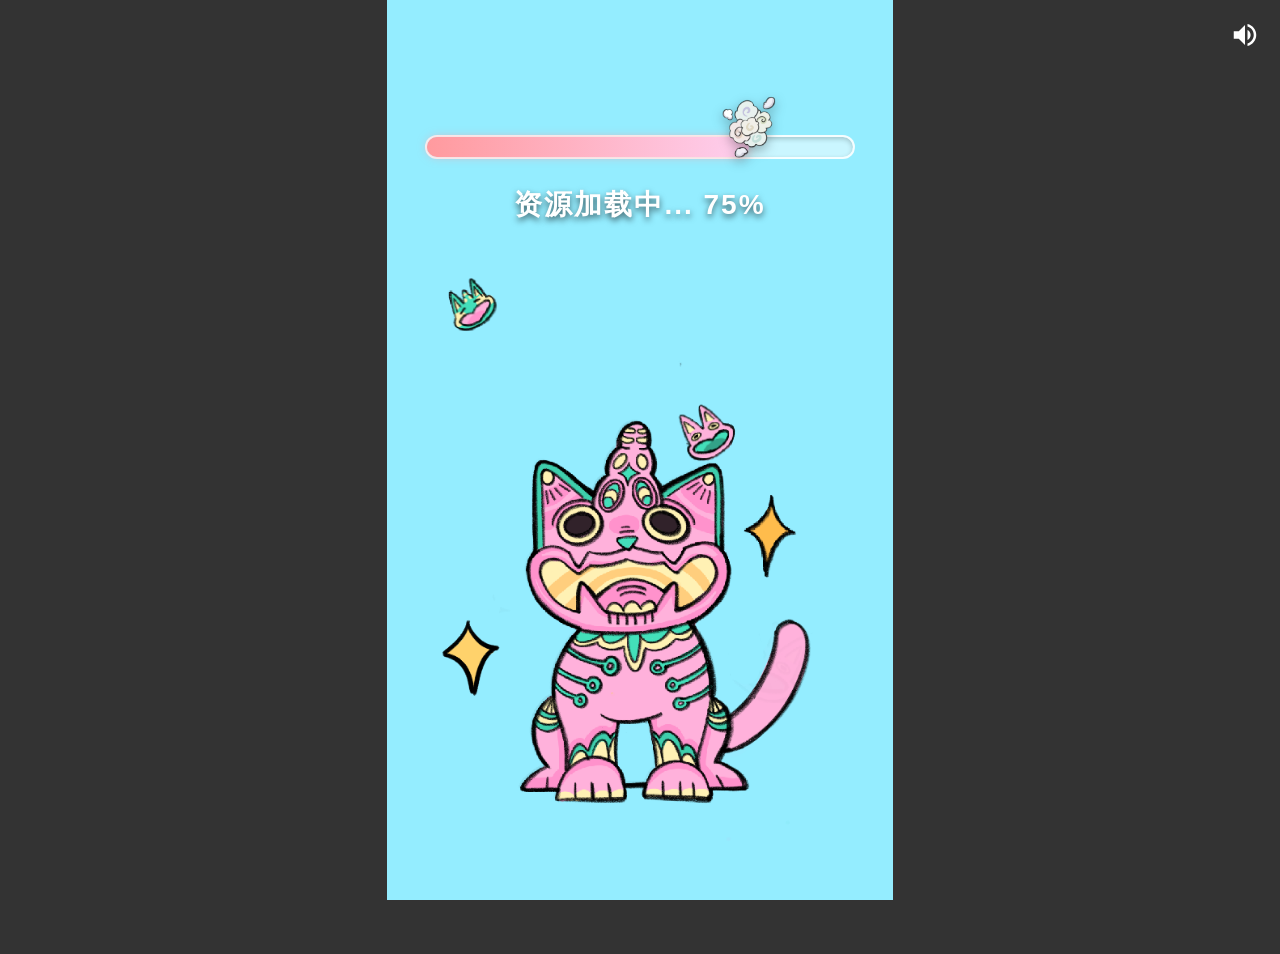
<file: index.html>
<!DOCTYPE html>
<html lang="zh-CN">
<head>
    <meta charset="UTF-8">
    <meta name="viewport" content="width=device-width, initial-scale=1.0, maximum-scale=1.0, user-scalable=no">
    <title>加载页</title>
    <link rel="stylesheet" href="style.css">
    <style>
        * {
            margin: 0;
            padding: 0;
            box-sizing: border-box;
        }

        body, html {
            width: 100%;
            height: 100%;
            overflow: hidden;
            background-color: #333;
            display: flex;
            justify-content: center;
            align-items: center;
            font-family: -apple-system, BlinkMacSystemFont, "Segoe UI", Roboto, "Helvetica Neue", Arial, sans-serif;
            /* 禁止文字选中 */
            user-select: none;
            -webkit-user-select: none;
        }

        /* 核心容器：保持 750:1334 比例 */
        .container {
            position: relative;
            width: 100%;
            height: 100%;
            max-width: 750px;
            aspect-ratio: 750 / 1334;
            cursor: pointer;
            /* 移动端点击消除高亮色块 */
            -webkit-tap-highlight-color: transparent;
        }

        /* 适配不同长宽比的屏幕 */
        @media (min-aspect-ratio: 750/1334) {
            .container { height: 100vh; width: auto; }
        }
        @media (max-aspect-ratio: 750/1334) {
            .container { width: 100vw; height: auto; min-height: 100vh; }
        }

        /* --- 背景层 --- */
        .bg-layer {
            position: absolute;
            top: 0;
            left: 0;
            width: 100%;
            height: 100%;
            object-fit: cover;
            z-index: 1;
        }

        /* --- 左右护法猫 (1.5倍放大 + 右移) --- */
        .cat-left {
            position: absolute;
            top: 38%;
            left: 5%; /* 从 -10% 改为 5%，向右移动 */
            width: 72%; /* 从 48% 放大 1.5 倍到 72% */
            z-index: 5;
            transform: translateY(-50%);
            animation: floatVertical 3.5s ease-in-out infinite;
        }

        .cat-right {
            position: absolute;
            top: 38%;
            right: -25%; /* 从 -10% 改为 -25%，向右移动 */
            width: 72%; /* 从 48% 放大 1.5 倍到 72% */
            z-index: 5;
            transform: translateY(-50%) scaleX(-1); 
            animation: floatVertical 4s ease-in-out infinite reverse;
        }

        /* --- 瓦猫主体 (超大版) --- */
        .wamao-main {
            position: absolute;
            bottom: -6%; 
            left: 50%;
            width: 120%; 
            transform: translateX(-50%);
            z-index: 10;
            animation: pulseBig 3s ease-in-out infinite;
            pointer-events: none; /* 让点击事件能穿透到容器 */
        }

        /* (已移除星星相关CSS) */

        /* --- UI 区域 (进度条 + 文字) --- */
        .ui-area {
            position: absolute;
            top: 15%; /* 放在上方 */
            left: 50%;
            transform: translateX(-50%);
            width: 85%; /* 宽度增加 */
            z-index: 20;
            display: flex;
            flex-direction: column;
            align-items: center;
        }

        /* 进度条轨道 (加高) */
        .progress-track {
            position: relative;
            width: 100%;
            height: 24px; /* 高度翻倍，视觉更清晰 */
            background: rgba(255, 255, 255, 0.5);
            border-radius: 12px;
            margin-bottom: 25px; /* 增加间距 */
            box-shadow: inset 0 2px 5px rgba(0,0,0,0.2);
            border: 2px solid rgba(255,255,255,0.8); /* 加个边框更精致 */
        }

        /* 进度条填充 */
        .progress-fill {
            position: absolute;
            top: 0;
            left: 0;
            height: 100%;
            width: 0%;
            background: linear-gradient(90deg, #FF9A9E, #FECFEF);
            border-radius: 10px;
            box-shadow: 0 0 10px rgba(255, 154, 158, 0.6);
        }

        /* 进度游标图标 (放大) */
        .progress-cursor {
            position: absolute;
            top: 50%;
            left: 0%; 
            width: 65px; /* 图标放大 */
            height: auto;
            transform: translate(-50%, -50%);
            transition: left 0.1s linear; /* 平滑移动 */
            filter: drop-shadow(0 4px 6px rgba(0,0,0,0.3));
            z-index: 21;
        }

        /* 提示文字 (放大 + 阴影增强) */
        .tips-text {
            color: #fff;
            /* 使用 clamp 保证在极小屏幕不换行，大屏幕足够大 */
            font-size: clamp(20px, 5vw, 28px); 
            font-weight: 800; /* 加粗 */
            text-shadow: 0 3px 6px rgba(0,0,0,0.6);
            letter-spacing: 2px;
            text-align: center;
            min-height: 40px;
            line-height: 1.5;
        }

        .blink {
            animation: textBlink 1.2s infinite;
        }

        /* --- 动画关键帧 --- */
        @keyframes floatVertical {
            0%, 100% { margin-top: 0; }
            50% { margin-top: -30px; } /* 浮动幅度加大 */
        }

        @keyframes pulseBig {
            0%, 100% { transform: translateX(-50%) scale(1); }
            50% { transform: translateX(-50%) scale(1.05); }
        }

        @keyframes textBlink {
            0%, 100% { opacity: 1; transform: scale(1); }
            50% { opacity: 0.6; transform: scale(0.98); }
        }

    </style>
    <script src="audioManager.js"></script>
</head>
<body>
    <!-- 音频控制按钮 -->
    <div id="audioControl" style="position: absolute; top: 20px; right: 20px; z-index: 100; cursor: pointer; width: 30px; height: 30px;">
        <svg id="audioIcon" width="30" height="30" viewBox="0 0 24 24" fill="white">
            <path d="M12 2c1.1 0 2 .9 2 2v5h5c1.1 0 2 .9 2 2s-.9 2-2 2h-5v5c0 1.1-.9 2-2 2s-2-.9-2-2v-5H5c-1.1 0-2-.9-2-2s.9-2 2-2h5V4c0-1.1.9-2 2-2z"/>
        </svg>
    </div>
    <script>
        // 绑定音频控制按钮点击事件
        document.getElementById('audioControl').addEventListener('click', AudioManager.togglePlay);
    </script>
    <div class="container" id="mainContainer">
        <img src="./image/background.png" alt="bg" class="bg-layer">
        
        <img src="./image/leftcat.png" alt="left cat" class="cat-left">
        <img src="./image/rightcat.png" alt="right cat" class="cat-right">
        
        <img src="./image/wamao1.png" alt="wamao" class="wamao-main">

        <div class="ui-area">
            <div class="progress-track">
                <div class="progress-fill" id="progressFill"></div>
                <img src="./image/jindu.png" alt="cursor" class="progress-cursor" id="progressCursor">
            </div>
            <div class="tips-text" id="tipsText">正在加载资源 0%</div>
        </div>
    </div>

    <script>
        document.addEventListener('DOMContentLoaded', () => {
            const progressFill = document.getElementById('progressFill');
            const progressCursor = document.getElementById('progressCursor');
            const tipsText = document.getElementById('tipsText');
            const mainContainer = document.getElementById('mainContainer');
            
            let progress = 0;
            let isLoaded = false;

            // 模拟加载动画
            const timer = setInterval(() => {
                // 随机增加进度，模拟真实感
                const step = Math.random() * 2 + 0.8;
                progress += step;

                if (progress >= 100) {
                    progress = 100;
                    clearInterval(timer);
                    isLoaded = true;

                    // 确保视觉走到终点
                    progressFill.style.width = '100%';
                    progressCursor.style.left = '100%';
                    
                    // 改变提示文字
                    tipsText.innerHTML = "加载完成 · 即将进入";
                    tipsText.classList.add('blink');
                    
                    // 停留两秒后自动跳转到瓦猫历史馆.html
                    setTimeout(() => {
                        window.location.href = 'lishiguan.html';
                    }, 2000);
                    
                } else {
                    // 更新进度条 UI
                    progressFill.style.width = `${progress}%`;
                    progressCursor.style.left = `${progress}%`;
                    tipsText.textContent = `资源加载中... ${Math.floor(progress)}%`;
                }
            }, 30); // 刷新频率

            // 点击跳转逻辑
            mainContainer.addEventListener('click', () => {
                if (isLoaded) {
                    window.location.href = targetUrl;
                }
            });
        });
    </script>
</body>
</html>
</file>
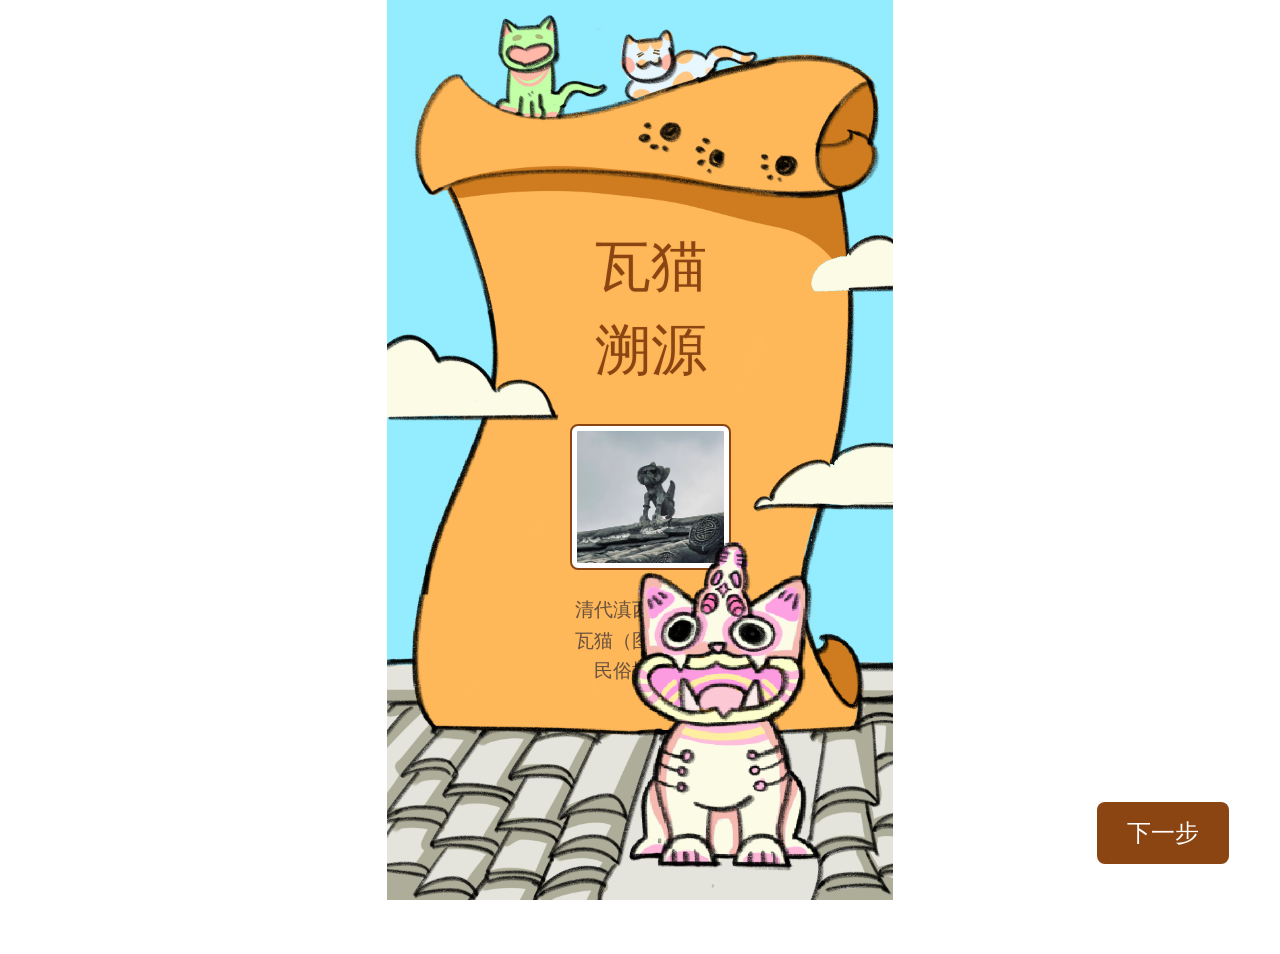
<file: lishiguan.html>
<!DOCTYPE html>
<html lang="zh-CN">
<head>
    <meta charset="UTF-8">
    <meta name="viewport" content="width=device-width, initial-scale=1.0">
    <title>瓦猫历史馆</title>
    <link rel="stylesheet" href="style.css">
    <script src="audioManager.js"></script>
</head>
<body>
    <!-- 音频控制按钮 -->
    <div id="audioControl" style="position: absolute; top: 20px; right: 20px; z-index: 9999; cursor: pointer; width: 30px; height: 30px;">
        <svg id="audioIcon" width="30" height="30" viewBox="0 0 24 24" fill="white">
            <path d="M12 2c1.1 0 2 .9 2 2v5h5c1.1 0 2 .9 2 2s-.9 2-2 2h-5v5c0 1.1-.9 2-2 2s-2-.9-2-2v-5H5c-1.1 0-2-.9-2-2s.9-2 2-2h5V4c0-1.1.9-2 2-2z"/>
        </svg>
    </div>
    <script>
        // 绑定音频控制按钮点击事件
        document.getElementById('audioControl').addEventListener('click', AudioManager.togglePlay);
    </script>
    <!-- 核心场景容器：所有图层的基准 -->
    <div class="scene">
        <!-- 图层分层：backgroud → roof → juanzhou → cloud → wamao -->
        <div class="layer background-layer"></div>
        <div class="layer roof-layer"></div>
        
        <!-- 卷轴内容区域（juanzhou 图层 + 内容） -->
        <div class="layer juanzhou-layer">
            <div class="scroll-container">
                <div class="scroll-content-area">
                    <div class="text-inner">
                        <h1>瓦猫溯源</h1>
                        
                        <div class="scroll-img-box">
                            <img src="image/1.jpg" alt="清代瓦猫实物" class="scroll-img">
                            <p class="img-desc">清代滇西民居屋脊瓦猫（图源：云南民俗博物馆）</p>
                        </div>

                        <h2>一、瓦猫的起源</h2>
                        <p>瓦猫，又称"镇脊虎"，是云南特有的民俗神兽，最早可追溯至明代洪武年间。明初汉族大规模迁入云南，将中原"镇宅瑞兽"文化与云南本土巫傩文化融合，以陶土烧制猫形图腾，置于民居屋脊正中，寓意吞邪纳福、镇宅护院。</p>
                        <p>早期瓦猫多为青灰陶胎，造型粗犷，张口露齿，意在"吞噬一切不祥"，是西南边疆民众对抗自然灾异、邪祟的精神寄托。</p>

                        <a href="https://www.ynmuseum.org/" target="_blank" class="link-btn">查看云南民俗博物馆官网</a>

                        <div class="scroll-img-box">
                            <img src="image/2.jpg" alt="不同形制的瓦猫" class="scroll-img">
                            <p class="img-desc">不同地域的瓦猫形制（左：大理 右：建水）</p>
                        </div>

                        <h2>二、地域与形制演变</h2>
                        <p>明清时期，瓦猫在云南各地形成不同风格：</p>
                        <ul class="wamao-list">
                            <li>大理瓦猫：身形瘦长，双耳直立，多饰以彩绘</li>
                            <li>建水瓦猫：短粗敦实，腹部浑圆，象征"聚财"</li>
                            <li>腾冲瓦猫：融入傣族图腾元素，添有鳞甲纹路</li>
                        </ul>
                        <p>至民国时期，瓦猫从"镇宅神器"逐渐演变为民俗装饰，造型趋于温和，部分还会在口中嵌琉璃珠，寓意"明珠镇宅"。</p>

                        <div class="wamao-video">
                            <h3 style="color: #8B4513; font-size: 1.2rem; margin-bottom: 1rem;">瓦猫古法烧制工艺实拍</h3>
                            <video controls poster="./image/video-cover.jpg">
                                <source src="wamao-make.mp4" type="video/mp4">
                                您的浏览器不支持视频播放
                            </video>
                        </div>

                        <div class="scroll-img-box">
                            <img src="image/3.jpg" alt="现代瓦猫传承" class="scroll-img">
                            <p class="img-desc">现代非遗匠人制作瓦猫</p>
                        </div>

                        <h2>三、当代传承</h2>
                        <p>如今，瓦猫被列入云南非物质文化遗产，大理、建水等地的匠人仍保留古法烧制工艺。除传统屋脊摆件外，瓦猫还衍生出文创产品、茶具、饰品等形式，成为云南民俗文化的标志性符号。</p>
                        <p>其"镇邪纳福"的核心寓意未变，仍是西南民众对平安、富足生活的美好祈愿。</p>
                        <!-- 空白延伸区域，用于加长滚动条 -->
                        <div style="height: 150px; width: 100%;"></div>
                    </div>
                </div>
            </div>
        </div>
        
        <!-- 云朵图层：移到卷轴上方、瓦猫下方 -->
        <div class="layer cloud-layer"></div>
        <!-- 瓦猫顶层图层（布局完全不变，仅新增点击区子元素） -->
        <div class="layer wamao-layer" id="wamao-clickable">
            <!-- 瓦猫右下角点击区域：仅控制触发范围，不影响布局 -->
            <div class="wamao-hit-area" id="wamao-hit-area"></div>
        </div>
        <!-- 瓦猫对话气泡 -->
        <div class="wamao-speech-bubble" id="wamao-bubble">
            <span id="bubble-text">我是瓦猫，守护一方平安～</span>
        </div>
    </div>

    <!-- 下一步按钮 -->
    <button class="next-btn" id="nextButton">下一步</button>

    <script src="script.js"></script>
</body>
</html>
</file>
<file: style.css>
/* 全局样式重置 & CSS变量定义（核心：统一管理通用值） */
* {
    margin: 0;
    padding: 0;
    box-sizing: border-box;
}

html, body {
    height: 100vh;
    width: 100vw;
    overflow: hidden; 
    font-family: "KaiTi", "楷体", serif;
    touch-action: none;
    /* 全局CSS变量：原有值完全保留 */
    --main-color: #8B4513;    /* 主色：棕红 */
    --text-color: #4a3b2a;    /* 正文深色 */
    --light-text-color: #6b5340; /* 浅文本色 */
    --base-spacing: 1.3rem;   /* 基础间距 */
    --pc-max-size: 55%;       /* PC端卷轴最大宽高 */
    --mobile-padding: 1%;     /* 移动端内边距 */
    --pc-padding: 3% 4%;      /* PC端内边距 */
    --bubble-color: #fff8e1;  /* 气泡背景色 */

    /* ========== 拆分：移动端点击区参数（你调这里适配移动端） ========== */
    --mobile-hit-right: 15%;    /* 移动端点击区离右侧 */
    --mobile-hit-bottom: 16%;   /* 移动端点击区离底部 */
    --mobile-hit-width: 38%;    /* 移动端点击区宽度 */
    --mobile-hit-height: 27%;   /* 移动端点击区高度 */
    /* ========== 拆分：PC端点击区参数（你调这里适配PC端） ========== */
    --pc-hit-right: 40%;         /* PC端点击区离右侧（单独调） */
    --pc-hit-bottom: 10%;       /* PC端点击区离底部（单独调） */
    --pc-hit-width: 10%;        /* PC端点击区宽度（单独调） */
    --pc-hit-height: 30%;       /* PC端点击区高度（单独调） */

    /* 通用气泡偏移（可保留） */
    --bubble-y-offset: -120px; 
    --bubble-x-offset: -50px;  
    /* 调试用红框（可选） */
    /* --hit-bg: rgba(255,0,0,0.4);  */
}

/* 核心场景容器：所有图层的父容器 */
.scene {
    position: relative;
    width: 100%;
    height: 100%;
}

/* 通用图层样式：所有装饰图层的基础规则（完全保留） */
.layer {
    position: absolute;
    top: 0;
    left: 0;
    width: 100%;
    height: 100%;
    background-repeat: no-repeat;
    background-position: center center;
    background-size: contain;
    pointer-events: none; /* 图层穿透，不遮挡交互 */
}

/* 瓦猫图层：完全保留原始布局，仅新增ID样式（不改动布局） */
#wamao-clickable {
    z-index: 5;
    background-image: url('./image/wamao.png');
    pointer-events: none; /* 保留穿透，点击交给子元素 */
    cursor: default;
    /* 原始布局规则完全保留，无任何改动 */
    top: 56%;
    left: 50%;
    transform: translate(-50%, -50%);
    transform-origin: center; /* 明确旋转中心 */
    animation: wamaoShake 5s infinite alternate ease-in-out;
}

/* 瓦猫右下角点击区域：核心控制可点击范围（不影响布局） */
.wamao-hit-area {
    position: absolute;
    /* 先默认用移动端参数（后续媒体查询覆盖PC端） */
    right: var(--mobile-hit-right);    
    bottom: var(--mobile-hit-bottom);  
    width: var(--mobile-hit-width);    
    height: var(--mobile-hit-height);  
    /* 可视化红框（调试用） */
    background-color: var(--hit-bg);
    /* border: 2px solid #ff0000; */
    /* 开启点击，不影响其他元素 */
    pointer-events: auto; 
    cursor: pointer;   
    z-index: 1; 
}

/* 气泡、动画、其他图层样式 完全保留（无改动） */
.wamao-speech-bubble {
    position: absolute;
    z-index: 6; 
    background-color: var(--bubble-color);
    padding: 15px 25px;
    border-radius: 20px;
    border: 3px solid var(--main-color);
    box-shadow: 0 4px 8px rgba(0,0,0,0.2);
    opacity: 0;
    visibility: hidden;
    transition: all 0.3s ease;
    max-width: 80%;
    text-align: center;
}
.wamao-speech-bubble::after {
    content: '';
    position: absolute;
    bottom: -15px;
    left: 50%;
    transform: translateX(-50%);
    border-width: 15px 15px 0;
    border-style: solid;
    border-color: var(--bubble-color) transparent transparent;
}
.wamao-speech-bubble::before {
    content: '';
    position: absolute;
    bottom: -18px;
    left: 50%;
    transform: translateX(-50%);
    border-width: 18px 18px 0;
    border-style: solid;
    border-color: var(--main-color) transparent transparent;
}
.wamao-speech-bubble.show {
    opacity: 1;
    visibility: visible;
}
#bubble-text {
    font-size: 1.2rem;
    color: var(--main-color);
    font-family: "KaiTi", "楷体", serif;
    line-height: 1.5;
}
@keyframes wamaoShake {
    0% { transform: translate(-50%, -50%) rotate(0deg); }
    50% { transform: translate(-50%, -50%) rotate(2deg); }
    100% { transform: translate(-50%, -50%) rotate(-2deg); }
}
.background-layer {
    z-index: 1;
    background-image: url('./image/backgroud.png');
}
.roof-layer {
    z-index: 2;
    background-image: url('./image/roof.png');
}
.juanzhou-layer {
    z-index: 3;
    background-image: url('./image/juanzhou.png');
    pointer-events: auto;
}
.cloud-layer {
    z-index: 4;
    background-image: url('./image/cloud.png');
}
.scroll-container {
    position: absolute;
    top: 50%;
    left: 50%;
    transform: translate(-50%, -50%);
    max-width: 60%;  
    max-height: 60%; 
    width: 100%;
    height: 100%;
    position: relative;
    pointer-events: auto;
    z-index: 10;
    overflow: hidden;
    transition: all 0.3s ease;
    background: transparent;
}
.scroll-content-area {
    position: absolute;
    z-index: 20;
    width: 55%;   
    height: 55%;  
    top: 50%;     
    left: 25%;    
    transform: translate(0, -50%);
    padding: var(--pc-padding);
    overflow-y: auto;
    scrollbar-width: none;
    -ms-overflow-style: none;
    background: transparent;
    border: none;
    box-shadow: none;
    filter: none;
}
.scroll-content-area::-webkit-scrollbar {
    display: none;
}
.text-inner {
    color: var(--text-color);
    line-height: 1.85;
    font-size: 1.15rem;
    text-align: justify;
    width: 100%;
    word-wrap: break-word;
    word-break: break-all;
    text-shadow: 0 0 1px rgba(0,0,0,0.1);
}
.text-inner h1 {
    text-align: center;
    color: var(--main-color);
    font-weight: normal;
    font-size: 2rem;
    text-shadow: 0 0 2px rgba(139, 69, 19, 0.1);
}
.text-inner h2 {
    color: var(--main-color); 
    margin-top: var(--base-spacing);
    font-size: 1.4rem;
    font-weight: normal;
    border-bottom: 1px dashed var(--text-color);
    padding-bottom: 0.5rem;
    text-shadow: 0 0 1px rgba(139, 69, 19, 0.1);
}
.wamao-list {
    margin: var(--base-spacing) 0;
    padding-left: 2rem;
    width: 100%;
}
.wamao-list li {
    margin: 1rem 0;
    font-size: 1.15rem;
    color: #5a4535;
    width: 100%;
    word-wrap: break-word;
    text-shadow: 0 0 1px rgba(0,0,0,0.05);
}
.scroll-img-box {
    margin: var(--base-spacing) 0; 
    text-align: center; 
    width: 100%;
}
.scroll-img {
    width: 100%; 
    max-width: 100%; 
    height: auto; 
    border-radius: 8px; 
    border: 2px solid var(--main-color);
    padding: 5px;
    background-color: #fff;
    transition: transform 0.3s ease;
}
.scroll-img:hover {
    transform: scale(1.05);
}
.img-desc {
    margin-top: 0.8rem;
    font-size: 1rem;
    color: var(--light-text-color);
    line-height: 1.6;
    width: 100%;
    text-shadow: 0 0 1px rgba(0,0,0,0.1);
}
.link-btn {
    display: inline-block;
    margin: 1.2rem 0;
    padding: 0.7rem 1.4rem;
    background-color: var(--main-color);
    color: white;
    text-decoration: none;
    border-radius: 5px;
    transition: background-color 0.3s ease;
    max-width: 100%;
    white-space: nowrap;
    overflow: hidden;
    text-overflow: ellipsis;
    font-size: 1.1rem;
    border: none;
}
.link-btn:hover {
    background-color: #a0522d;
}
.wamao-video {
    margin: var(--base-spacing) 0;
    text-align: center;
    width: 100%;
}
.wamao-video video {
    width: 100%; 
    max-width: 100%; 
    border-radius: 8px; 
    border: 2px solid var(--main-color);
    background: #000;
}

/* ========== 移动端适配（仅改点击区，其余不变） ========== */
@media screen and (max-width: 1023px) {
    .background-layer, .roof-layer, .juanzhou-layer, .cloud-layer {
        background-size: 100% 100%;
        background-position: 0 0;
        width: 100vw;
        height: 100vh;
    }
    .scroll-container {
        max-width: none;
        max-height: none;
        width: 100vw;
        height: 100vh;
        top: 0;
        left: 0;
        transform: none;
    }
    .scroll-content-area {
        padding: var(--mobile-padding);
    }
    .text-inner {
        font-size: calc(2vw + 0.4rem);
        line-height: 1.7;
        text-shadow: 0 0 1px rgba(0,0,0,0.2);
    }
    .text-inner h1 {
        font-size: calc(3vw + 0.6rem);
        margin-bottom: 1.5rem;
        text-shadow: 0 0 2px rgba(139, 69, 19, 0.2);
    }
    .text-inner h2 {
        font-size: calc(2.5vw + 0.5rem);
        margin: 1rem 0 0.6rem 0;
        text-shadow: 0 0 1px rgba(139, 69, 19, 0.2);
    }
    .wamao-list li {
        font-size: calc(1.8vw + 0.3rem);
        margin: 0.8rem 0;
    }
    .img-desc {
        font-size: calc(1.5vw + 0.2rem);
        text-shadow: 0 0 1px rgba(0,0,0,0.2);
    }
    .link-btn {
        padding: calc(1vw + 0.3rem) calc(2vw + 0.5rem);
        font-size: calc(1.8vw + 0.3rem);
    }

    /* 移动端点击区：用专属变量，无需缩放（已单独定义） */
    .wamao-hit-area {
        right: var(--mobile-hit-right);
        bottom: var(--mobile-hit-bottom);
        width: var(--mobile-hit-width);
        height: var(--mobile-hit-height);
    }
    
    .wamao-speech-bubble {
        padding: 10px 20px;
    }
    #bubble-text {
        font-size: calc(2vw + 0.5rem);
    }
}

/* ========== PC端适配（核心：覆盖点击区为PC专属参数） ========== */
@media screen and (min-width: 1024px) {
    .scroll-container {
        max-width: var(--pc-max-size);
        max-height: var(--pc-max-size);
    }
    .scroll-content-area {
        width: 40%;
        height: 100%;
        left: 31.5%;
    }
    .text-inner {
        font-size: 1.8rem;
        line-height: 1.5;
        padding: 0 2rem;
    }
    .text-inner h1 {
        font-size: 3.5rem;
        margin-bottom: 2rem;
    }
    .text-inner h2 {
        font-size: 2.5rem;
        border-bottom: 4px dashed var(--main-color);
        margin-bottom: 1rem;
    }
    .wamao-list li {
        font-size: 1.5rem;
    }
    .img-desc {
        font-size: 1.2rem;
    }
    .scroll-img, .wamao-video video {
        max-width: 800px;
    }
    .scroll-content-area::-webkit-scrollbar {
        display: block;
        width: 10px;
        background: transparent;
    }
    .scroll-content-area::-webkit-scrollbar-thumb {
        background: var(--main-color);
        border-radius: 5px;
        border: 2px solid transparent;
    }

    /* ========== 关键：PC端点击区用专属变量 ========== */
    .wamao-hit-area {
        right: var(--pc-hit-right);      /* PC端离右侧距离 */
        bottom: var(--pc-hit-bottom);    /* PC端离底部距离 */
        width: var(--pc-hit-width);      /* PC端宽度 */
        height: var(--pc-hit-height);    /* PC端高度 */
        /* 取消缩放（已单独定义PC尺寸，无需再乘1.2） */
        width: var(--pc-hit-width);
        height: var(--pc-hit-height);
        
        
    }
    
    .wamao-speech-bubble {
        padding: 20px 30px;
    }
    #bubble-text {
        font-size: 1.5rem;
    }
}

/* 下一步按钮样式 */
.next-btn {
    position: absolute;
    right: 5%;
    bottom: 5%;
    padding: 12px 24px;
    background-color: var(--main-color);
    color: white;
    border: none;
    border-radius: 8px;
    font-size: 1.2rem;
    font-family: "KaiTi", "楷体", serif;
    cursor: pointer;
    z-index: 100;
    transition: background-color 0.3s ease;
}

.next-btn:hover {
    background-color: #a0522d;
}

/* 移动端适配 */
@media screen and (max-width: 1023px) {
    .next-btn {
        font-size: calc(2vw + 0.5rem);
        padding: 10px 20px;
        right: 3%;
        bottom: 3%;
    }
}

/* PC端适配 */
@media screen and (min-width: 1024px) {
    .next-btn {
        font-size: 1.5rem;
        padding: 15px 30px;
        right: 4%;
        bottom: 4%;
    }
}
</file>
